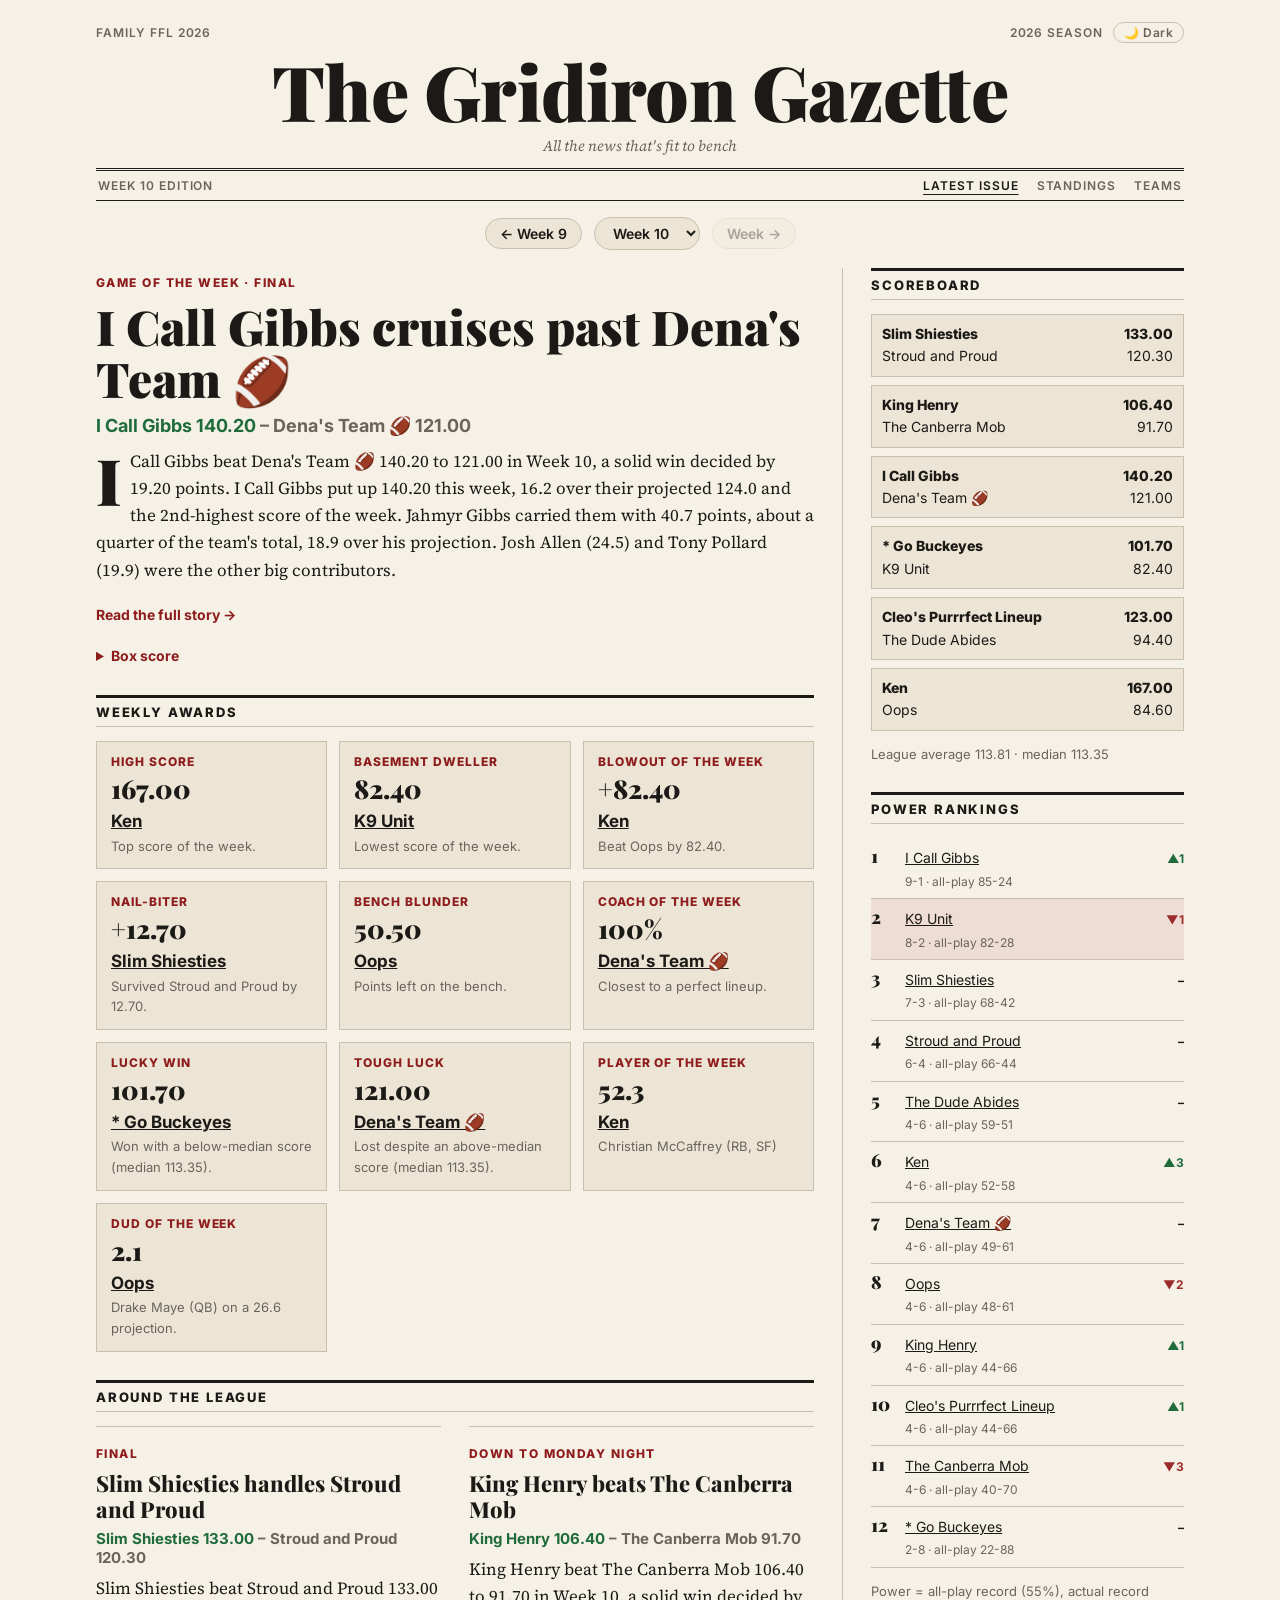
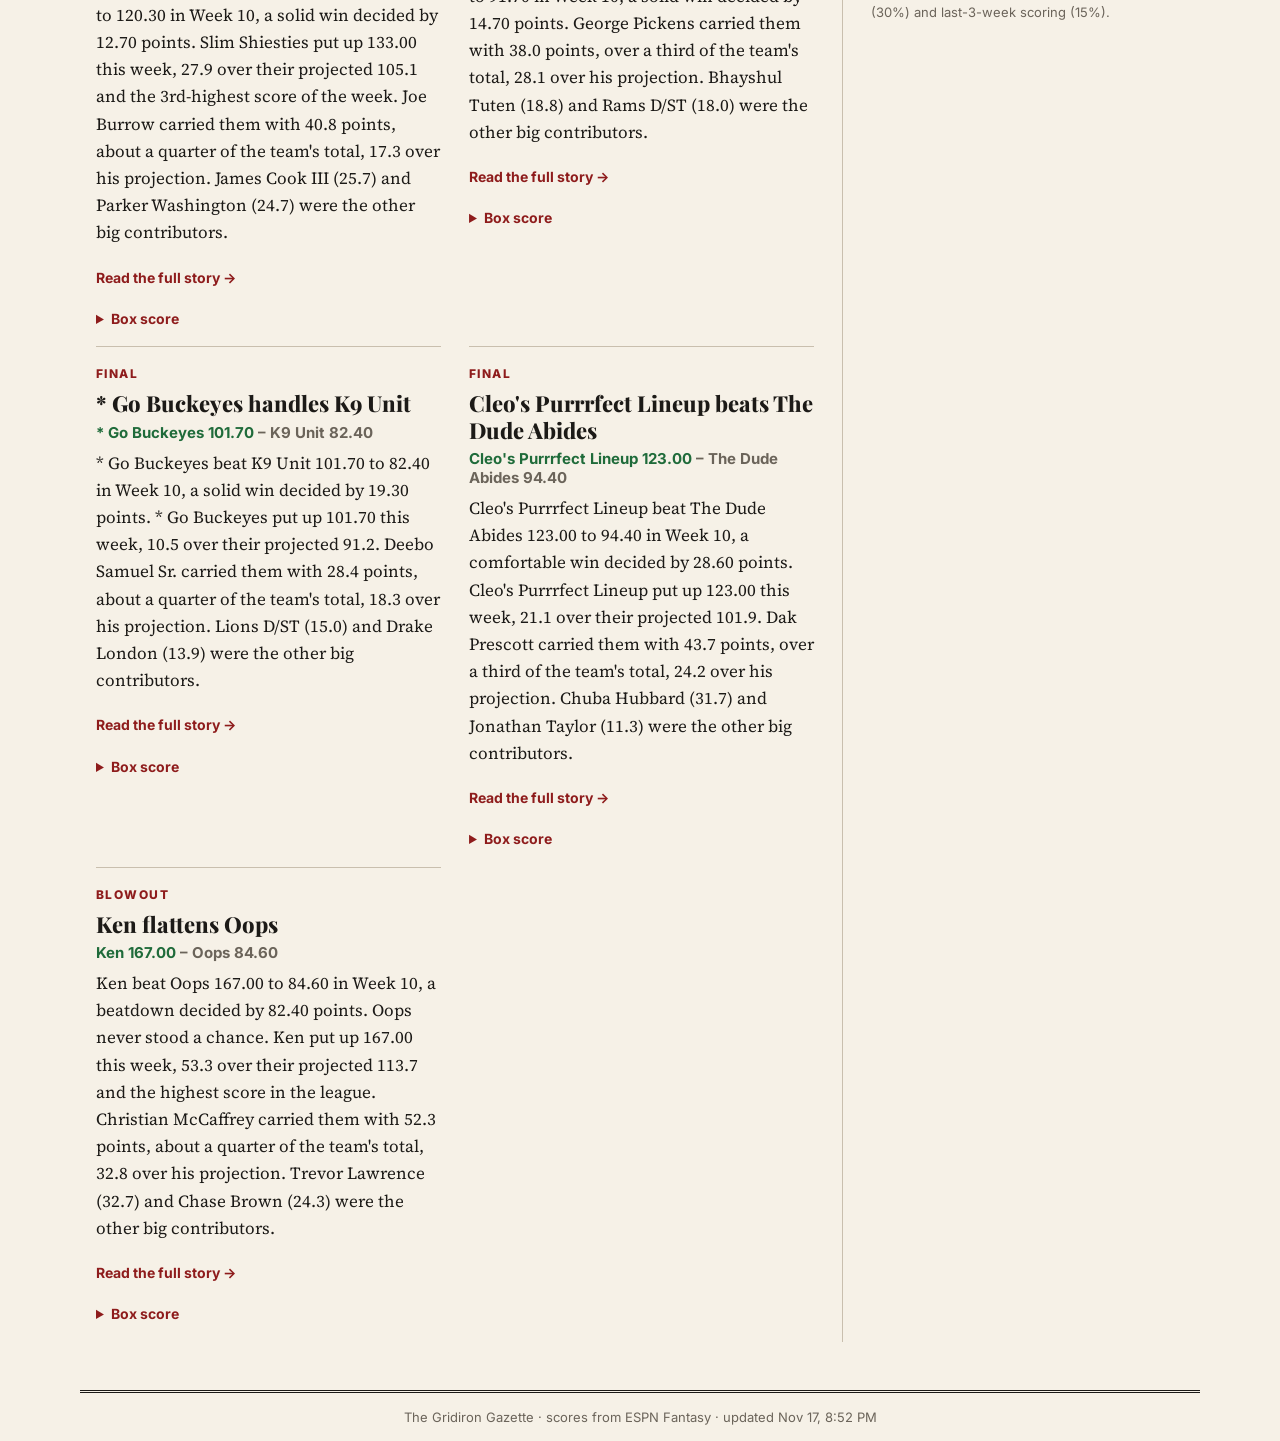
<file: site/index.html>
<!doctype html>
<html lang="en">
<head>
  <meta charset="utf-8">
  <meta name="viewport" content="width=device-width, initial-scale=1">
  <title>The Gridiron Gazette</title>
  <link rel="icon" href="data:image/svg+xml,%3Csvg xmlns=%22http://www.w3.org/2000/svg%22 viewBox=%220 0 32 32%22%3E%3Crect width=%2232%22 height=%2232%22 rx=%224%22 fill=%22%238e1c1c%22/%3E%3Ctext x=%2216%22 y=%2224%22 font-family=%22Georgia%22 font-weight=%22900%22 font-size=%2222%22 text-anchor=%22middle%22 fill=%22%23f6f1e7%22%3EG%3C/text%3E%3C/svg%3E">
  <link rel="preconnect" href="https://fonts.googleapis.com">
  <link rel="preconnect" href="https://fonts.gstatic.com" crossorigin>
  <link rel="stylesheet" href="https://fonts.googleapis.com/css2?family=Inter:wght@400;600;700;800&family=Playfair+Display:ital,wght@0,700;0,800;0,900;1,700&family=Source+Serif+4:ital,wght@0,400;0,600;1,400&display=swap">
  <script>try { const t = localStorage.getItem("gz-theme"); if (t) document.documentElement.dataset.theme = t; } catch (e) {}</script>
  <link rel="stylesheet" href="assets/gazette.css">
</head>
<body>
  <main><p class="muted ui">Loading…</p></main>
  <script src="assets/gazette.js"></script>
  <script>
    // One week's issue. ?week=N picks a week; otherwise the latest.
    GZ.start(league => {
      const w = Number(new URLSearchParams(location.search).get("week"));
      const week = league.weeks.includes(w) ? w : league.weeks[league.weeks.length - 1];
      return week ? `Week ${week} Edition` : "Preseason";
    }, async (main, league, team) => {
      const weeks = league.weeks;
      if (!weeks.length) {
        main.innerHTML = `<div class="notice">The first issue comes out after Week 1 wraps up. Check back Tuesday.</div>`;
        return;
      }
      const w = Number(new URLSearchParams(location.search).get("week"));
      const week = weeks.includes(w) ? w : weeks[weeks.length - 1];
      const issue = await GZ.load(`weeks/${week}.json`);
      document.title = `Week ${week} · The Gridiron Gazette`;
      const i = weeks.indexOf(week);
      const lead = issue.games[issue.lead];
      const others = issue.games.filter((_, idx) => idx !== issue.lead);
      const mine = league.my_team;

      const boxScore = g => `
        <details class="box"><summary>Box score</summary>
          <div class="box-grid">${g.sides.map(s => `
            <table>
              <thead><tr><th colspan="2"><a class="team-a" href="team.html?id=${s.team}">${esc(team[s.team]?.name)}</a></th><th class="n">Proj</th><th class="n">Pts</th></tr></thead>
              <tbody>
                ${s.players.map(p => `<tr class="${p.starter ? "" : "bench"}">
                  <td class="slot">${esc(p.slot)}</td>
                  <td>${esc(p.name)} <span class="muted small">${esc(p.pos)}${p.nfl ? ` · ${esc(p.nfl)}` : ""}</span></td>
                  <td class="n muted">${p.proj == null ? "" : p.proj.toFixed(1)}</td>
                  <td class="n ${p.proj != null && p.starter ? (p.pts >= p.proj ? "beat" : "miss") : ""}">${p.pts.toFixed(1)}</td></tr>`).join("")}
                <tr class="total"><td></td><td>Total <span class="muted small">(best possible ${f2(s.optimal)})</span></td><td></td><td class="n">${f2(s.pts)}</td></tr>
              </tbody>
            </table>`).join("")}
          </div>
        </details>`;

      const scoreLine = g => `<p class="score-line">${g.status === "live" ? `<span class="live-dot">LIVE</span> ` : ""}<span class="w"><a class="team-a" href="team.html?id=${g.winner}">${esc(team[g.winner]?.name)}</a> ${f2(g.w_pts)}</span>
        <span class="muted">–</span> <span class="l"><a class="team-a" href="team.html?id=${g.loser}">${esc(team[g.loser]?.name)}</a> ${f2(g.l_pts)}</span></p>`;
      const gameUrl = g => `game.html?week=${week}&game=${issue.games.indexOf(g)}`;
      const kicker = g => issue.live
        ? (g.status === "live" ? `Still to play: ${g.remaining} player${g.remaining === 1 ? "" : "s"}` : "Final")
        : g.late === "comeback" ? `${issue.late_day} Night Comeback` : g.late === "held" ? `Down to ${issue.late_day} Night`
        : g.margin < 5 ? "Nail-biter" : g.margin >= 30 ? "Blowout" : "Final";

      main.innerHTML = `
        <div class="issue-nav">
          <a href="index.html?week=${weeks[i - 1]}" aria-disabled="${i === 0}">← Week ${weeks[i - 1] ?? ""}</a>
          <select aria-label="Choose a week">${weeks.map(x => `<option value="${x}" ${x === week ? "selected" : ""}>Week ${x}${x === league.live_week ? " (live)" : ""}</option>`).join("")}</select>
          <a href="index.html?week=${weeks[i + 1]}" aria-disabled="${i === weeks.length - 1}">Week ${weeks[i + 1] ?? ""} →</a>
        </div>

        <div class="front">
          <div class="col">
            <article class="lead">
              <span class="kicker">${issue.live ? `Live · ${esc(issue.late_day)} Night Watch` : "Game of the Week"} · ${kicker(lead)}${lead.playoff ? " · Playoffs" : ""}</span>
              <h2><a class="hl" href="${gameUrl(lead)}">${esc(issue.headline)}</a></h2>
              ${scoreLine(lead)}
              <p class="story">${esc(lead.story)}</p>
              <p><a class="read-more" href="${gameUrl(lead)}">Read the full ${lead.status === "live" ? "preview" : "story"} →</a></p>
              ${lead.note ? `<p class="note">${esc(lead.note)}</p>` : ""}
              ${boxScore(lead)}
            </article>

            ${issue.column ? `<section class="column"><h3>From the Commissioner</h3><p class="story">${esc(issue.column)}</p></section>` : ""}

            ${issue.live ? `
            <h2 class="section-title">${esc(issue.late_day)} Night Watch</h2>
            <p class="ui muted small">Week ${week} isn't over. Players still to play, by projection. Final scores and awards come out after the last game.</p>
            <table class="watch">
              <thead><tr><th>Player</th><th>Fantasy team</th><th class="n">Proj</th></tr></thead>
              <tbody>${issue.watch.map(p => `<tr><td>${esc(p.name)} <span class="muted small">${esc(p.pos)} · ${esc(p.nfl)}</span></td>
                <td>${teamLink(team, p.team)}</td><td class="n">${p.proj == null ? "—" : p.proj.toFixed(1)}</td></tr>`).join("") || `<tr><td colspan="3" class="muted">Everyone has played.</td></tr>`}</tbody>
            </table>` : ""}

            ${issue.awards.length ? `<h2 class="section-title">Weekly Awards</h2>` : ""}
            <div class="awards">${issue.awards.map(a => `
              <div class="award">
                <div class="t">${esc(a.title)}</div>
                <div class="v">${esc(a.value)}</div>
                <div class="who">${teamLink(team, a.team)}</div>
                <div class="d">${esc(a.detail)}</div>
              </div>`).join("")}
            </div>

            <h2 class="section-title">Around the League</h2>
            <div class="stories">${others.map(g => `
              <article>
                <span class="kicker">${kicker(g)}</span>
                <h3><a class="hl" href="${gameUrl(g)}">${esc(g.headline)}</a></h3>
                ${scoreLine(g)}
                <p class="story">${esc(g.story)}</p>
                <p><a class="read-more" href="${gameUrl(g)}">Read the full ${g.status === "live" ? "preview" : "story"} →</a></p>
                ${g.note ? `<p class="note">${esc(g.note)}</p>` : ""}
                ${boxScore(g)}
              </article>`).join("")}
            </div>
          </div>

          <aside class="col">
            <h2 class="section-title">Scoreboard</h2>
            <div class="scoreboard">${issue.games.map(g => `
              <div class="sb-game ${g.status === "live" ? "is-live" : ""}">
                <div class="sb-row won"><a href="team.html?id=${g.winner}">${esc(team[g.winner]?.name)}</a><span>${f2(g.w_pts)}</span></div>
                <div class="sb-row"><a href="team.html?id=${g.loser}">${esc(team[g.loser]?.name)}</a><span>${f2(g.l_pts)}</span></div>
              </div>`).join("")}
            </div>
            <p class="muted small ui">League average ${f2(issue.average)} · median ${f2(issue.median)}</p>

            <h2 class="section-title">Power Rankings</h2>
            <ol class="power">${issue.power.map(r => `
              <li class="${r.team === mine ? "me" : ""}">
                <span class="rk">${r.power_rank}</span>
                <span><a href="team.html?id=${r.team}">${esc(team[r.team]?.name)}</a><br><span class="rec">${record(r)} · all-play ${r.all_w}-${r.all_l}</span></span>
                ${moveTag(r.move)}
              </li>`).join("")}
            </ol>
            <p class="muted small ui">Power = all-play record (55%), actual record (30%) and last-3-week scoring (15%).</p>
          </aside>
        </div>`;

      main.querySelector(".issue-nav select").onchange = e => { location.href = `index.html?week=${e.target.value}`; };
    });
  </script>
</body>
</html>
</file>
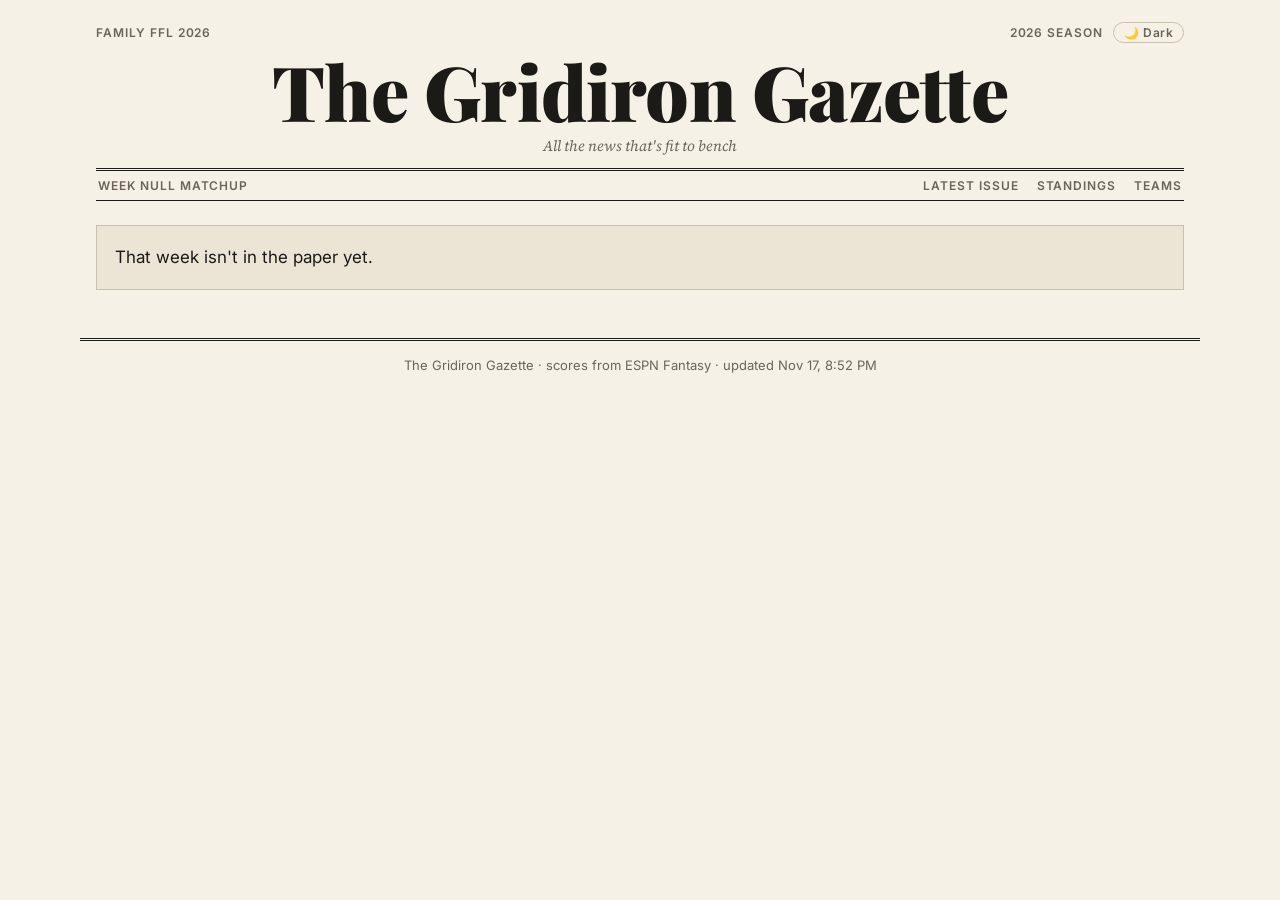
<file: site/game.html>
<!doctype html>
<html lang="en">
<head>
  <meta charset="utf-8">
  <meta name="viewport" content="width=device-width, initial-scale=1">
  <title>Matchup · The Gridiron Gazette</title>
  <link rel="icon" href="data:image/svg+xml,%3Csvg xmlns=%22http://www.w3.org/2000/svg%22 viewBox=%220 0 32 32%22%3E%3Crect width=%2232%22 height=%2232%22 rx=%224%22 fill=%22%238e1c1c%22/%3E%3Ctext x=%2216%22 y=%2224%22 font-family=%22Georgia%22 font-weight=%22900%22 font-size=%2222%22 text-anchor=%22middle%22 fill=%22%23f6f1e7%22%3EG%3C/text%3E%3C/svg%3E">
  <link rel="preconnect" href="https://fonts.googleapis.com">
  <link rel="preconnect" href="https://fonts.gstatic.com" crossorigin>
  <link rel="stylesheet" href="https://fonts.googleapis.com/css2?family=Inter:wght@400;600;700;800&family=Playfair+Display:ital,wght@0,700;0,800;0,900;1,700&family=Source+Serif+4:ital,wght@0,400;0,600;1,400&display=swap">
  <script>try { const t = localStorage.getItem("gz-theme"); if (t) document.documentElement.dataset.theme = t; } catch (e) {}</script>
  <link rel="stylesheet" href="assets/gazette.css">
</head>
<body>
  <main><p class="muted ui">Loading…</p></main>
  <script src="assets/gazette.js"></script>
  <script>
    // Full write-up for one matchup: game.html?week=N&game=I (I = position in that week's issue).
    const params = new URLSearchParams(location.search);
    GZ.start(() => `Week ${params.get("week")} ${"Matchup"}`, async (main, league, team) => {
      const week = Number(params.get("week")), idx = Number(params.get("game"));
      if (!league.weeks.includes(week)) { main.innerHTML = `<div class="notice">That week isn't in the paper yet.</div>`; return; }
      const issue = await GZ.load(`weeks/${week}.json`);
      const g = issue.games[idx];
      if (!g) { main.innerHTML = `<div class="notice">Game not found.</div>`; return; }
      const [w, l] = g.sides;
      document.title = `${g.headline} · The Gridiron Gazette`;
      const kicker = issue.live ? (g.status === "live" ? `Live · ${issue.late_day} Night Watch` : "Final")
        : g.late === "comeback" ? `${issue.late_day} Night Comeback` : g.late === "held" ? `Down to ${issue.late_day} Night`
        : g.margin < 5 ? "Nail-biter" : g.margin >= 30 ? "Blowout" : "Final";

      const box = s => `
        <table>
          <thead><tr><th colspan="2"><a class="team-a" href="team.html?id=${s.team}">${esc(team[s.team]?.name)}</a></th><th class="n">Proj</th><th class="n">Pts</th></tr></thead>
          <tbody>
            ${s.players.map(p => `<tr class="${p.starter ? "" : "bench"}">
              <td class="slot">${esc(p.slot)}</td>
              <td>${esc(p.name)} <span class="muted small">${esc(p.pos)}${p.nfl ? ` · ${esc(p.nfl)}` : ""}</span>
                ${issue.live && p.starter && !p.done ? `<span class="live-dot" title="Hasn't played yet">${esc((p.day || "").slice(0, 3).toUpperCase()) || "TBD"}</span>` : ""}</td>
              <td class="n muted">${p.proj == null ? "" : p.proj.toFixed(1)}</td>
              <td class="n ${p.proj != null && p.starter && (!issue.live || p.done) ? (p.pts >= p.proj ? "beat" : "miss") : ""}">${p.pts.toFixed(1)}</td></tr>`).join("")}
            <tr class="total"><td></td><td>Total ${issue.live ? "" : `<span class="muted small">(best possible ${f2(s.optimal)})</span>`}</td><td></td><td class="n">${f2(s.pts)}</td></tr>
          </tbody>
        </table>`;

      const others = issue.games.map((x, i) => ({ x, i })).filter(o => o.i !== idx);
      main.innerHTML = `
        <a class="back-link" href="index.html?week=${week}">← Back to the Week ${week} issue</a>
        <article class="article">
          <span class="kicker">${esc(kicker)}</span>
          <h2>${esc(g.headline)}</h2>
          <p class="score-line">${g.status === "live" ? `<span class="live-dot">LIVE</span> ` : ""}<span class="w">${teamLink(team, g.winner)} ${f2(g.w_pts)}</span>
            <span class="muted">–</span> <span class="l">${teamLink(team, g.loser)} ${f2(g.l_pts)}</span></p>
          <div class="byline">By the Gazette Sports Desk · Week ${week}, ${league.season} season${issue.live ? " · updated while games are still being played" : ""}</div>
          <div class="body">${(g.article || [g.story]).map(p => `<p>${esc(p)}</p>`).join("")}</div>
          ${g.note ? `<p class="note">From the Commissioner: ${esc(g.note)}</p>` : ""}
          <h2 class="section-title">Box Score</h2>
          <div class="box-grid">${box(w)}${box(l)}</div>
          <h2 class="section-title">More from Week ${week}</h2>
          <div class="scoreboard">${others.map(({ x, i }) => `
            <a class="sb-game ${x.status === "live" ? "is-live" : ""}" href="game.html?week=${week}&game=${i}" style="text-decoration:none">
              <div class="sb-row won"><span>${esc(team[x.winner]?.name)}</span><span>${f2(x.w_pts)}</span></div>
              <div class="sb-row"><span>${esc(team[x.loser]?.name)}</span><span>${f2(x.l_pts)}</span></div>
            </a>`).join("")}
          </div>
        </article>`;
    });
  </script>
</body>
</html>
</file>
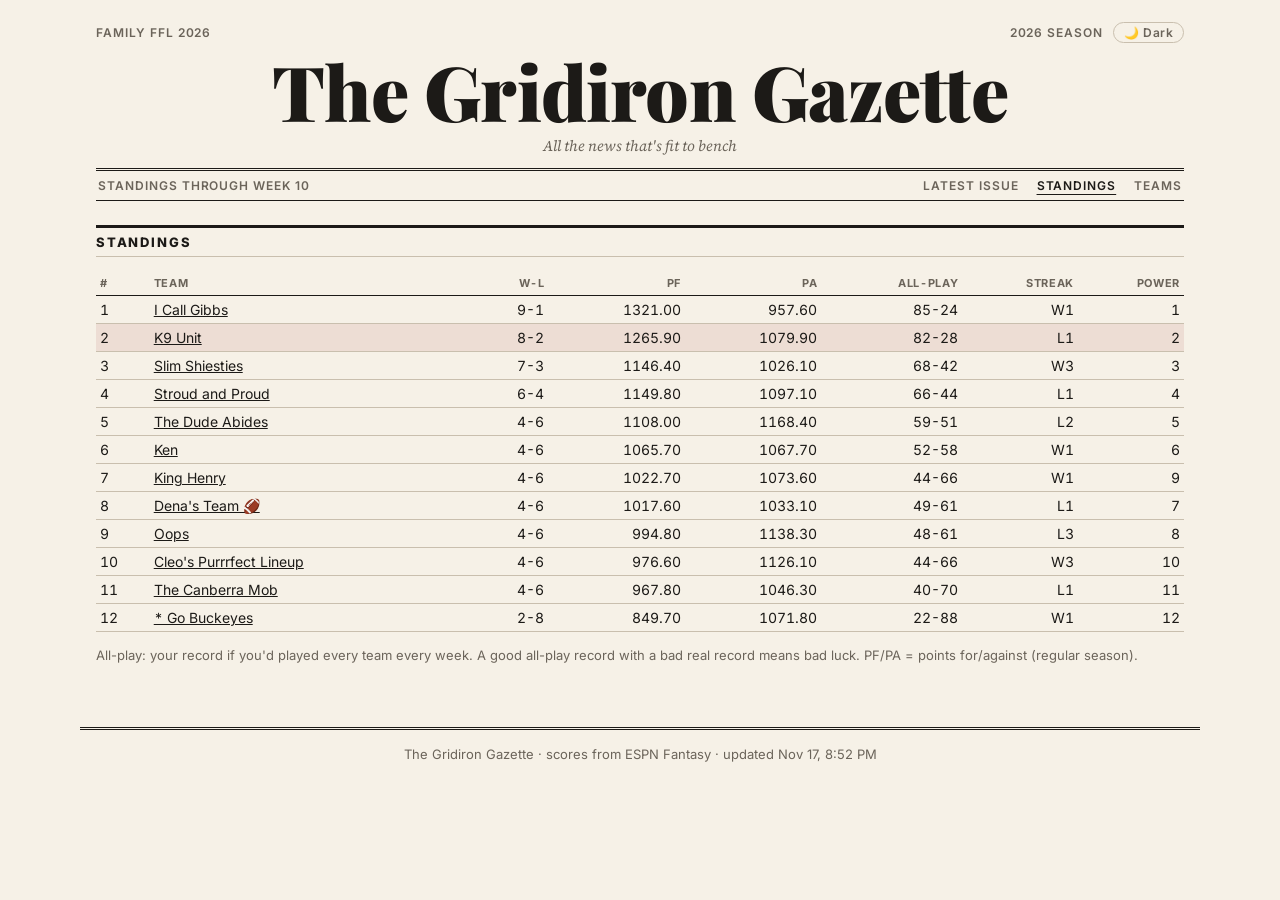
<file: site/standings.html>
<!doctype html>
<html lang="en">
<head>
  <meta charset="utf-8">
  <meta name="viewport" content="width=device-width, initial-scale=1">
  <title>Standings · The Gridiron Gazette</title>
  <link rel="icon" href="data:image/svg+xml,%3Csvg xmlns=%22http://www.w3.org/2000/svg%22 viewBox=%220 0 32 32%22%3E%3Crect width=%2232%22 height=%2232%22 rx=%224%22 fill=%22%238e1c1c%22/%3E%3Ctext x=%2216%22 y=%2224%22 font-family=%22Georgia%22 font-weight=%22900%22 font-size=%2222%22 text-anchor=%22middle%22 fill=%22%23f6f1e7%22%3EG%3C/text%3E%3C/svg%3E">
  <link rel="preconnect" href="https://fonts.googleapis.com">
  <link rel="preconnect" href="https://fonts.gstatic.com" crossorigin>
  <link rel="stylesheet" href="https://fonts.googleapis.com/css2?family=Inter:wght@400;600;700;800&family=Playfair+Display:ital,wght@0,700;0,800;0,900;1,700&family=Source+Serif+4:ital,wght@0,400;0,600;1,400&display=swap">
  <script>try { const t = localStorage.getItem("gz-theme"); if (t) document.documentElement.dataset.theme = t; } catch (e) {}</script>
  <link rel="stylesheet" href="assets/gazette.css">
</head>
<body>
  <main><p class="muted ui">Loading…</p></main>
  <script src="assets/gazette.js"></script>
  <script>
    GZ.start(league => `Standings through Week ${league.weeks[league.weeks.length - 1] ?? 0}`, async (main, league, team) => {
      const rows = league.standings;
      main.innerHTML = `
        <h2 class="section-title" style="margin-top:24px">Standings</h2>
        <div style="overflow-x:auto">
        <table>
          <thead><tr><th>#</th><th>Team</th><th class="n">W-L</th><th class="n">PF</th><th class="n">PA</th><th class="n">All-play</th><th class="n">Streak</th><th class="n">Power</th></tr></thead>
          <tbody>${rows.map(r => `<tr class="${r.team === league.my_team ? "me" : ""}">
            <td>${r.rank}</td><td>${teamLink(team, r.team)}</td><td class="n">${record(r)}</td>
            <td class="n">${f2(r.pf)}</td><td class="n">${f2(r.pa)}</td><td class="n">${r.all_w}-${r.all_l}</td>
            <td class="n">${esc(r.streak)}</td><td class="n">${r.power_rank}</td></tr>`).join("")}
          </tbody>
        </table>
        </div>
        <p class="muted small ui">All-play: your record if you'd played every team every week. A good all-play record with a bad real record means bad luck.
        PF/PA = points for/against (regular season).</p>`;
    });
  </script>
</body>
</html>
</file>
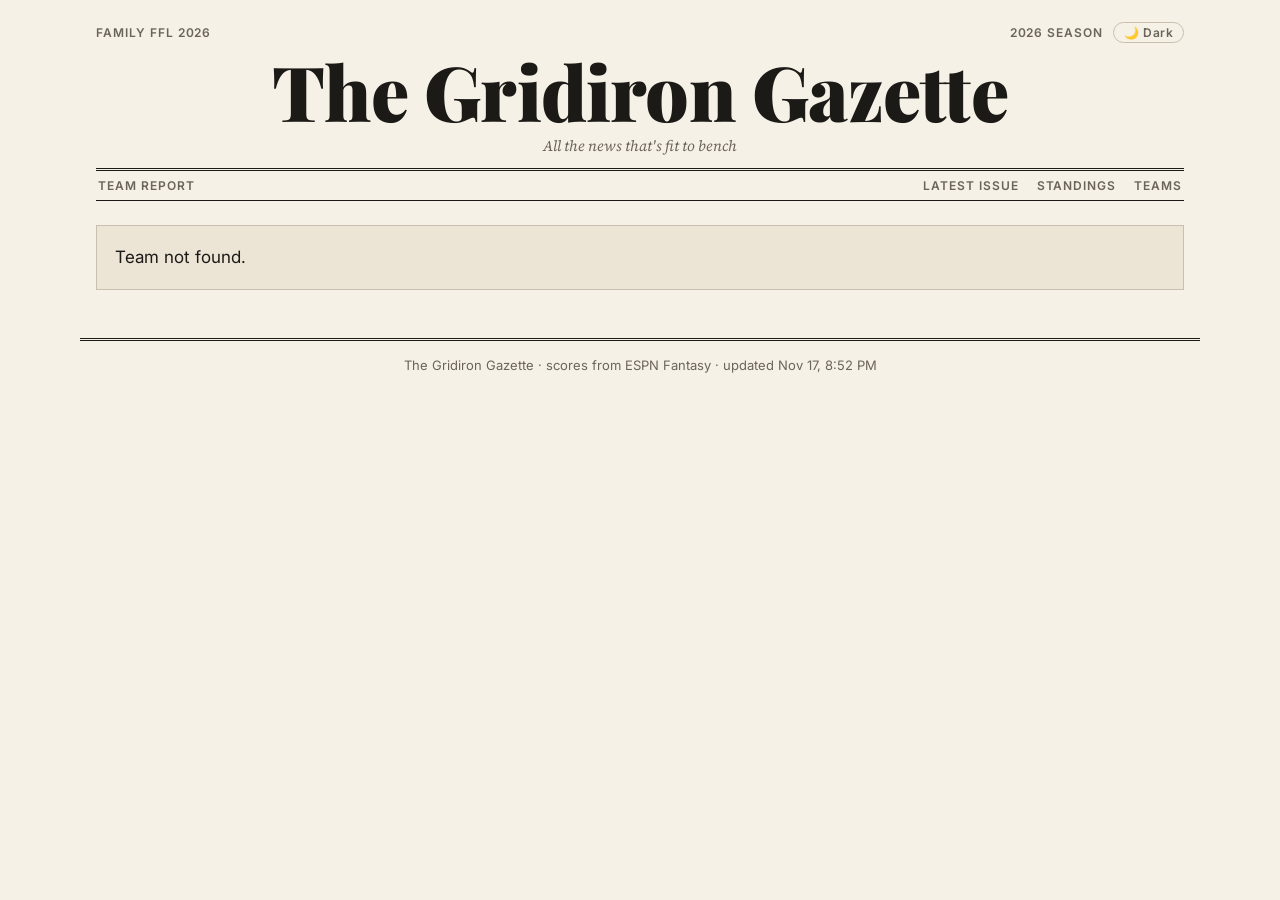
<file: site/team.html>
<!doctype html>
<html lang="en">
<head>
  <meta charset="utf-8">
  <meta name="viewport" content="width=device-width, initial-scale=1">
  <title>Team · The Gridiron Gazette</title>
  <link rel="icon" href="data:image/svg+xml,%3Csvg xmlns=%22http://www.w3.org/2000/svg%22 viewBox=%220 0 32 32%22%3E%3Crect width=%2232%22 height=%2232%22 rx=%224%22 fill=%22%238e1c1c%22/%3E%3Ctext x=%2216%22 y=%2224%22 font-family=%22Georgia%22 font-weight=%22900%22 font-size=%2222%22 text-anchor=%22middle%22 fill=%22%23f6f1e7%22%3EG%3C/text%3E%3C/svg%3E">
  <link rel="preconnect" href="https://fonts.googleapis.com">
  <link rel="preconnect" href="https://fonts.gstatic.com" crossorigin>
  <link rel="stylesheet" href="https://fonts.googleapis.com/css2?family=Inter:wght@400;600;700;800&family=Playfair+Display:ital,wght@0,700;0,800;0,900;1,700&family=Source+Serif+4:ital,wght@0,400;0,600;1,400&display=swap">
  <script>try { const t = localStorage.getItem("gz-theme"); if (t) document.documentElement.dataset.theme = t; } catch (e) {}</script>
  <link rel="stylesheet" href="assets/gazette.css">
</head>
<body>
  <main><p class="muted ui">Loading…</p></main>
  <script src="assets/gazette.js"></script>
  <script>
    GZ.start(() => "Team Report", async (main, league, team) => {
      const id = Number(new URLSearchParams(location.search).get("id"));
      const t = team[id];
      if (!t) { main.innerHTML = `<div class="notice">Team not found.</div>`; return; }
      document.title = `${t.name} · The Gridiron Gazette`;
      const r = league.standings.find(x => x.team === id);
      const log = league.log[id] || [];
      const roster = (league.rosters || {})[id] || [];
      const left = log.reduce((a, g) => a + (g.optimal - g.pf), 0);
      const best = log.reduce((a, g) => (g.pf > (a?.pf ?? -1) ? g : a), null);
      main.innerHTML = `
        <div class="team-head">
          <span class="kicker">${r ? `${ordinal(r.rank)} place · Power ranking #${r.power_rank}` : ""}</span>
          <h2>${esc(t.name)}</h2>
          <p class="ui muted">${t.owner ? `${esc(t.owner)} · ` : ""}${r ? `${record(r)} · ${f2(r.pf)} PF · ${f2(r.pa)} PA · all-play ${r.all_w}-${r.all_l} · streak ${esc(r.streak)}` : ""}</p>
        </div>
        <div class="awards" style="margin:18px 0">
          <div class="award"><div class="t">Best week</div><div class="v">${best ? f2(best.pf) : "—"}</div><div class="d">${best ? `Week ${best.week}` : ""}</div></div>
          <div class="award"><div class="t">Points left on bench</div><div class="v">${f2(left)}</div><div class="d">Season total vs. best possible lineups</div></div>
          <div class="award"><div class="t">Average score</div><div class="v">${log.length ? f2(log.reduce((a, g) => a + g.pf, 0) / log.length) : "—"}</div><div class="d">${log.length} games</div></div>
        </div>
        ${roster.length ? `
        <h2 class="section-title">Roster <span class="muted small" style="letter-spacing:0;text-transform:none;font-weight:600">· lineup from Week ${league.roster_week}</span></h2>
        <div style="overflow-x:auto">
        <table class="roster">
          <thead><tr>
            <th>Slot</th><th>Player</th>
            <th class="n">Wk ${league.roster_week}</th><th class="n hide-sm">Proj</th>
            <th class="n">Season</th><th class="n">Avg</th><th class="n hide-sm">Starts</th><th class="n hide-sm">Best week</th>
          </tr></thead>
          <tbody>${roster.map(p => `<tr class="${p.starter ? "" : "bench"}${p.slot === "Bench" && !roster[roster.indexOf(p) - 1]?.slot.match(/Bench|IR/) ? " first-bench" : ""}">
            <td class="slot">${esc(p.slot)}</td>
            <td>${esc(p.name)} <span class="muted small">${esc(p.pos)}${p.nfl ? ` · ${esc(p.nfl)}` : ""}</span>
              ${p.bye_next ? `<span class="bye-tag" title="On bye next week">BYE NEXT WEEK</span>` : ""}</td>
            <td class="n ${p.last_proj != null && p.starter ? (p.last_pts >= p.last_proj ? "beat" : "miss") : ""}">${p.last_pts.toFixed(1)}</td>
            <td class="n muted hide-sm">${p.last_proj == null ? "" : p.last_proj.toFixed(1)}</td>
            <td class="n">${p.season_pts.toFixed(1)}</td>
            <td class="n">${p.games ? p.avg.toFixed(1) : "—"}</td>
            <td class="n hide-sm">${p.starts} of ${p.games}</td>
            <td class="n hide-sm">${p.best ? `${p.best.pts.toFixed(1)} <span class="muted small">(Wk ${p.best.week})</span>` : "—"}</td>
          </tr>`).join("")}</tbody>
        </table>
        </div>
        <p class="muted small ui">Season, average, starts and best week count only games on this team's roster.</p>` : ""}

        <h2 class="section-title">Season Log</h2>
        <div style="overflow-x:auto">
        <table>
          <thead><tr><th>Wk</th><th>Opponent</th><th>Result</th><th class="n">Score</th><th class="n hide-sm">Best possible</th><th class="n hide-sm">Week rank</th></tr></thead>
          <tbody>${log.map(g => `<tr>
            <td><a href="index.html?week=${g.week}">${g.week}</a></td>
            <td>${teamLink(team, g.opp)}</td>
            <td class="res-${g.result}">${g.result}</td>
            <td class="n">${f2(g.pf)} – ${f2(g.pa)}</td>
            <td class="n muted hide-sm">${f2(g.optimal)}</td>
            <td class="n hide-sm">${g.week_rank} of ${league.teams.length}</td></tr>`).join("")}
          </tbody>
        </table>
        </div>`;
    });
  </script>
</body>
</html>
</file>
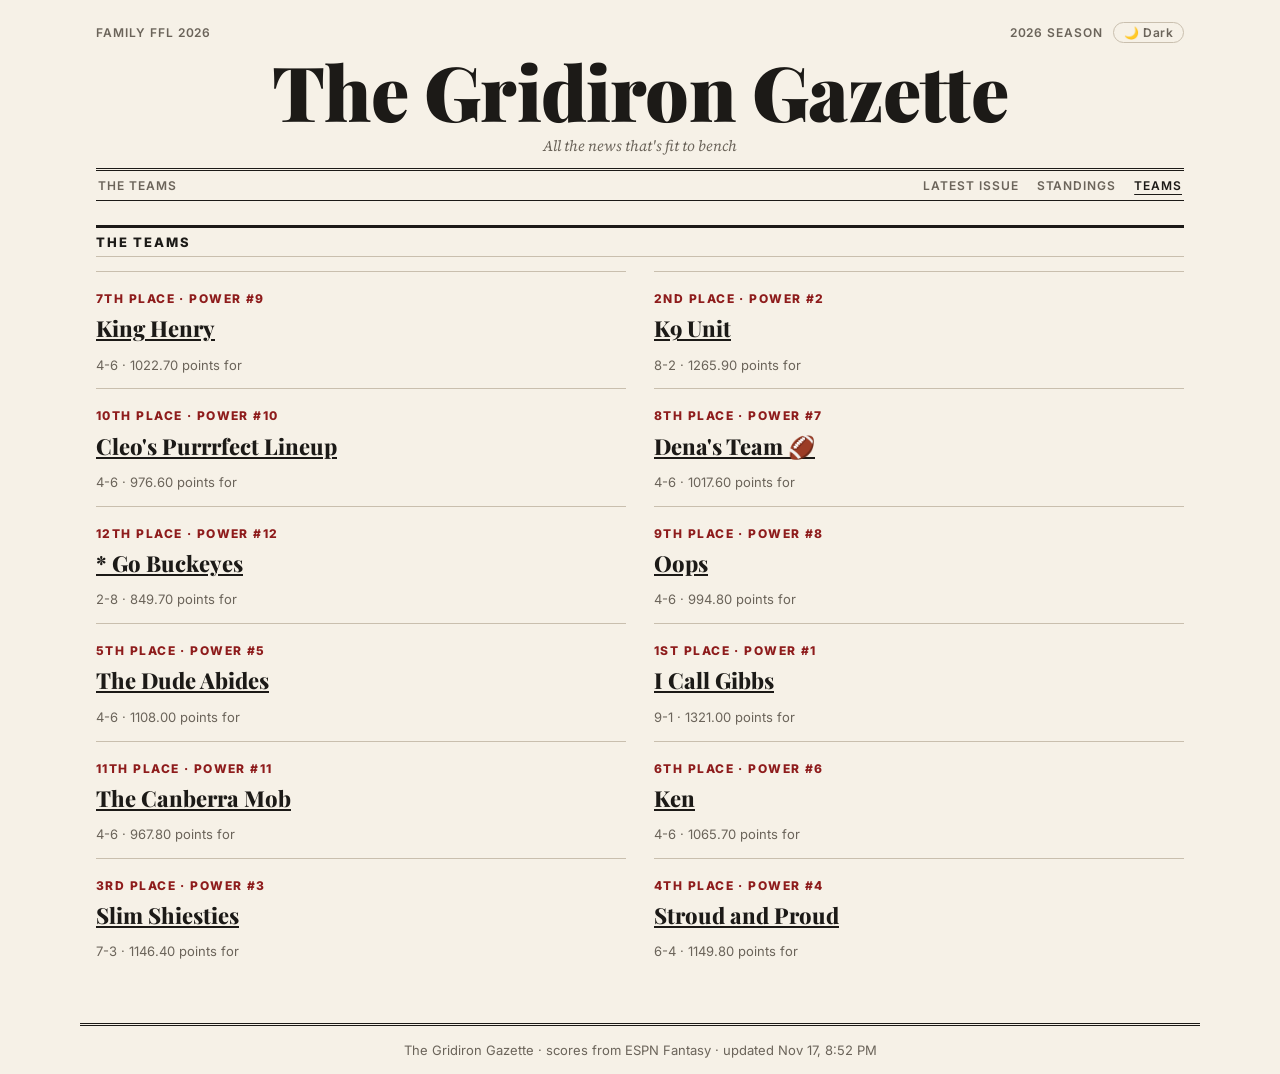
<file: site/teams.html>
<!doctype html>
<html lang="en">
<head>
  <meta charset="utf-8">
  <meta name="viewport" content="width=device-width, initial-scale=1">
  <title>Teams · The Gridiron Gazette</title>
  <link rel="icon" href="data:image/svg+xml,%3Csvg xmlns=%22http://www.w3.org/2000/svg%22 viewBox=%220 0 32 32%22%3E%3Crect width=%2232%22 height=%2232%22 rx=%224%22 fill=%22%238e1c1c%22/%3E%3Ctext x=%2216%22 y=%2224%22 font-family=%22Georgia%22 font-weight=%22900%22 font-size=%2222%22 text-anchor=%22middle%22 fill=%22%23f6f1e7%22%3EG%3C/text%3E%3C/svg%3E">
  <link rel="preconnect" href="https://fonts.googleapis.com">
  <link rel="preconnect" href="https://fonts.gstatic.com" crossorigin>
  <link rel="stylesheet" href="https://fonts.googleapis.com/css2?family=Inter:wght@400;600;700;800&family=Playfair+Display:ital,wght@0,700;0,800;0,900;1,700&family=Source+Serif+4:ital,wght@0,400;0,600;1,400&display=swap">
  <script>try { const t = localStorage.getItem("gz-theme"); if (t) document.documentElement.dataset.theme = t; } catch (e) {}</script>
  <link rel="stylesheet" href="assets/gazette.css">
</head>
<body>
  <main><p class="muted ui">Loading…</p></main>
  <script src="assets/gazette.js"></script>
  <script>
    GZ.start(() => "The Teams", async (main, league, team) => {
      const st = Object.fromEntries(league.standings.map(r => [r.team, r]));
      main.innerHTML = `
        <h2 class="section-title" style="margin-top:24px">The Teams</h2>
        <div class="stories">${league.teams.map(t => {
          const r = st[t.id];
          return `<article>
            <span class="kicker">${r ? `${ordinal(r.rank)} place · Power #${r.power_rank}` : ""}</span>
            <h3><a href="team.html?id=${t.id}">${esc(t.name)}</a></h3>
            <p class="ui muted small">${t.owner ? `${esc(t.owner)} · ` : ""}${r ? `${record(r)} · ${f2(r.pf)} points for` : ""}</p>
          </article>`;
        }).join("")}</div>`;
    });
  </script>
</body>
</html>
</file>
<file: site/assets/gazette.css>
:root {
  --paper: #f6f1e7;
  --paper-2: #ece5d6;
  --ink: #1c1a17;
  --muted: #6b645a;
  --rule: #c9bfae;
  --accent: #8e1c1c;
  --win: #1f6b3a;
  --loss: #9b2c2c;
  --head: "Playfair Display", Georgia, "Times New Roman", serif;
  --body: "Source Serif 4", Georgia, serif;
  --ui: "Inter", system-ui, -apple-system, "Segoe UI", sans-serif;
}
/* Dark: follows the device unless someone picked a theme with the header toggle. */
@media (prefers-color-scheme: dark) {
  :root:not([data-theme="light"]) {
    --paper: #16140f;
    --paper-2: #221f18;
    --ink: #ece5d6;
    --muted: #a49b8b;
    --rule: #3d372c;
    --accent: #e0726b;
    --win: #6fcf8f;
    --loss: #f08a84;
  }
}
:root[data-theme="dark"] {
  --paper: #16140f;
  --paper-2: #221f18;
  --ink: #ece5d6;
  --muted: #a49b8b;
  --rule: #3d372c;
  --accent: #e0726b;
  --win: #6fcf8f;
  --loss: #f08a84;
}
* { box-sizing: border-box; }
body { margin: 0; background: var(--paper); color: var(--ink); font: 17px/1.6 var(--body); }
a { color: inherit; }
main { max-width: 1120px; margin: 0 auto; padding: 0 16px 48px; }
.ui { font-family: var(--ui); }
.muted { color: var(--muted); }
.small { font-size: 13px; }

/* Masthead */
.masthead { max-width: 1120px; margin: 0 auto; padding: 22px 16px 0; text-align: center; }
.masthead .top-line, .masthead .dateline {
  display: flex; justify-content: space-between; gap: 12px; font: 600 12px var(--ui); letter-spacing: .08em;
  text-transform: uppercase; color: var(--muted);
}
.masthead h1 { font: 900 clamp(38px, 8vw, 76px)/1 var(--head); margin: 10px 0 6px; letter-spacing: -.01em; }
.masthead h1 a { text-decoration: none; }
.masthead .motto { font: italic 15px var(--body); color: var(--muted); margin: 0 0 12px; }
.masthead .dateline { border-top: 3px double var(--ink); border-bottom: 1px solid var(--ink); padding: 7px 2px; align-items: center; }
.masthead nav { display: flex; gap: 18px; }
.masthead nav a { text-decoration: none; }
.masthead nav a[aria-current="page"], .masthead nav a:hover { color: var(--ink); text-decoration: underline; text-underline-offset: 4px; }

/* Issue navigation */
.issue-nav { display: flex; justify-content: center; align-items: center; gap: 12px; margin: 16px 0 6px; font-family: var(--ui); }
.issue-nav a, .issue-nav select {
  font: 600 14px var(--ui); color: var(--ink); background: var(--paper-2); border: 1px solid var(--rule);
  border-radius: 999px; padding: 6px 14px; text-decoration: none;
}
.issue-nav a[aria-disabled="true"] { opacity: .35; pointer-events: none; }

/* Front page grid */
.front { display: grid; grid-template-columns: minmax(0, 2.1fr) minmax(0, 1fr); gap: 28px; margin-top: 18px; }
.front > .col + .col { border-left: 1px solid var(--rule); padding-left: 28px; }
.kicker { font: 800 12px var(--ui); letter-spacing: .12em; text-transform: uppercase; color: var(--accent); }
.lead h2 { font: 900 clamp(30px, 4.6vw, 48px)/1.08 var(--head); margin: 6px 0 10px; }
.score-line { font: 700 18px var(--ui); margin: 0 0 12px; }
.score-line .w { color: var(--win); }
.score-line .l { color: var(--muted); }
.lead p.story::first-letter { float: left; font: 900 64px/0.8 var(--head); padding: 6px 8px 0 0; }
.story { margin: 0 0 12px; }
.note { border-left: 3px solid var(--accent); padding: 4px 0 4px 12px; font-style: italic; margin: 10px 0; }
.column { background: var(--paper-2); border: 1px solid var(--rule); padding: 16px 18px; margin: 20px 0; }
.column h3 { font: 800 20px var(--head); margin: 0 0 6px; }
.section-title {
  font: 800 13px var(--ui); letter-spacing: .14em; text-transform: uppercase; border-top: 3px solid var(--ink);
  border-bottom: 1px solid var(--rule); padding: 6px 0; margin: 28px 0 14px;
}
.col > .section-title:first-child { margin-top: 0; }

/* Box scores */
details.box { margin: 8px 0 16px; font-family: var(--ui); font-size: 14px; }
details.box summary { cursor: pointer; font-weight: 700; color: var(--accent); }
.box-grid { display: grid; grid-template-columns: 1fr 1fr; gap: 16px; margin-top: 10px; }
table { width: 100%; border-collapse: collapse; font: 14px var(--ui); font-variant-numeric: tabular-nums; }
th { text-align: left; font-size: 11px; letter-spacing: .06em; text-transform: uppercase; color: var(--muted); border-bottom: 1px solid var(--ink); padding: 5px 4px; }
td { padding: 5px 4px; border-bottom: 1px solid var(--rule); }
td.n, th.n { text-align: right; }
tr.bench td { color: var(--muted); }
tr.total td { font-weight: 800; border-bottom: 0; }
.slot { font-size: 11px; font-weight: 800; color: var(--muted); width: 44px; }
.beat { color: var(--win); } .miss { color: var(--loss); }

/* Other stories */
.stories { display: grid; grid-template-columns: repeat(2, minmax(0, 1fr)); gap: 0 28px; }
.stories article { border-top: 1px solid var(--rule); padding-top: 12px; }
.stories h3 { font: 800 22px/1.2 var(--head); margin: 4px 0 6px; }
.stories .score-line { font-size: 15px; margin-bottom: 8px; }

/* Scoreboard */
.scoreboard { display: flex; flex-direction: column; gap: 8px; font-family: var(--ui); }
.sb-game { border: 1px solid var(--rule); background: var(--paper-2); padding: 8px 10px; }
.sb-row { display: flex; justify-content: space-between; gap: 8px; font-size: 14px; }
.sb-row.won { font-weight: 800; }
.sb-row a { text-decoration: none; }

/* Awards */
.awards { display: grid; grid-template-columns: repeat(auto-fill, minmax(200px, 1fr)); gap: 12px; }
.award { border: 1px solid var(--rule); padding: 12px 14px; background: var(--paper-2); font-family: var(--ui); }
.award .t { font: 800 12px var(--ui); letter-spacing: .08em; text-transform: uppercase; color: var(--accent); }
.award .v { font: 900 26px var(--head); margin: 2px 0; }
.award .who { font-weight: 700; }
.award .d { font-size: 13px; color: var(--muted); }

/* Rankings */
.power li { display: grid; grid-template-columns: 26px 1fr auto; gap: 8px; align-items: baseline; padding: 6px 0; border-bottom: 1px solid var(--rule); font-family: var(--ui); font-size: 14px; }
.power { list-style: none; margin: 0; padding: 0; }
.power .rk { font: 900 18px var(--head); }
.power .rec { color: var(--muted); font-size: 12px; }
.move.up { color: var(--win); } .move.down { color: var(--loss); } .move { font-size: 12px; font-weight: 700; }
.me { background: color-mix(in srgb, var(--accent) 9%, transparent); }

/* Team page */
.team-head h2 { font: 900 40px var(--head); margin: 8px 0 2px; }
.res-W { color: var(--win); font-weight: 800; } .res-L { color: var(--loss); font-weight: 800; }

.site-footer { text-align: center; font: 13px var(--ui); color: var(--muted); border-top: 3px double var(--ink); max-width: 1120px; margin: 0 auto; padding: 16px; }
.notice { border: 1px solid var(--rule); background: var(--paper-2); padding: 18px; font-family: var(--ui); margin-top: 24px; }

@media (max-width: 820px) {
  .front { grid-template-columns: 1fr; }
  .front > .col + .col { border-left: 0; padding-left: 0; }
  .stories, .box-grid { grid-template-columns: 1fr; }
  .masthead .top-line span:last-child { display: none; }
  .masthead .dateline { flex-direction: column; gap: 6px; }
}
/* Clickable headlines and live games */
a.hl { text-decoration: none; }
a.hl:hover { text-decoration: underline; text-decoration-thickness: 2px; text-underline-offset: 5px; }
.read-more { font: 700 14px var(--ui); color: var(--accent); text-decoration: none; }
.read-more:hover { text-decoration: underline; }
.live-dot { display: inline-block; font: 800 11px var(--ui); letter-spacing: .08em; color: #fff; background: #c0392b; padding: 2px 7px; border-radius: 3px; vertical-align: 2px; }
.sb-game.is-live { border-left: 3px solid #c0392b; }
table.watch { margin-bottom: 8px; }
/* Full story page */
.article { max-width: 760px; margin: 0 auto; }
.article h2 { font: 900 clamp(32px, 5vw, 52px)/1.08 var(--head); margin: 8px 0 12px; }
.article .body p { font-size: 19px; margin: 0 0 16px; }
.article .body p:first-child::first-letter { float: left; font: 900 70px/0.8 var(--head); padding: 6px 8px 0 0; }
.article .byline { font: 600 13px var(--ui); color: var(--muted); border-top: 1px solid var(--rule); border-bottom: 1px solid var(--rule); padding: 8px 0; margin-bottom: 18px; }
.back-link { display: inline-block; font: 600 14px var(--ui); color: var(--muted); text-decoration: none; margin: 16px 0 4px; }
.back-link:hover { color: var(--ink); }
.article h2.section-title { font: 800 13px/1.6 var(--ui); margin: 28px 0 14px; }
/* Team links and rosters */
a.team-a { color: inherit; text-decoration: none; }
a.team-a:hover { text-decoration: underline; }
table.roster tr.first-bench td { border-top: 2px solid var(--ink); }
.bye-tag { display: inline-block; margin-left: 6px; font: 800 10px var(--ui); letter-spacing: .06em; color: var(--accent); border: 1px solid var(--accent); padding: 0 5px; border-radius: 3px; vertical-align: 1px; }
@media (max-width: 820px) { .hide-sm { display: none; } }

/* Theme toggle */
.theme-toggle {
  font: 600 12px var(--ui); letter-spacing: .04em; color: var(--muted); background: none; border: 1px solid var(--rule);
  border-radius: 999px; padding: 2px 10px; cursor: pointer; text-transform: none;
}
.theme-toggle:hover { color: var(--ink); border-color: var(--ink); }
.masthead .top-line { align-items: center; }
.masthead .top-right { display: flex; align-items: center; gap: 10px; }
</file>
